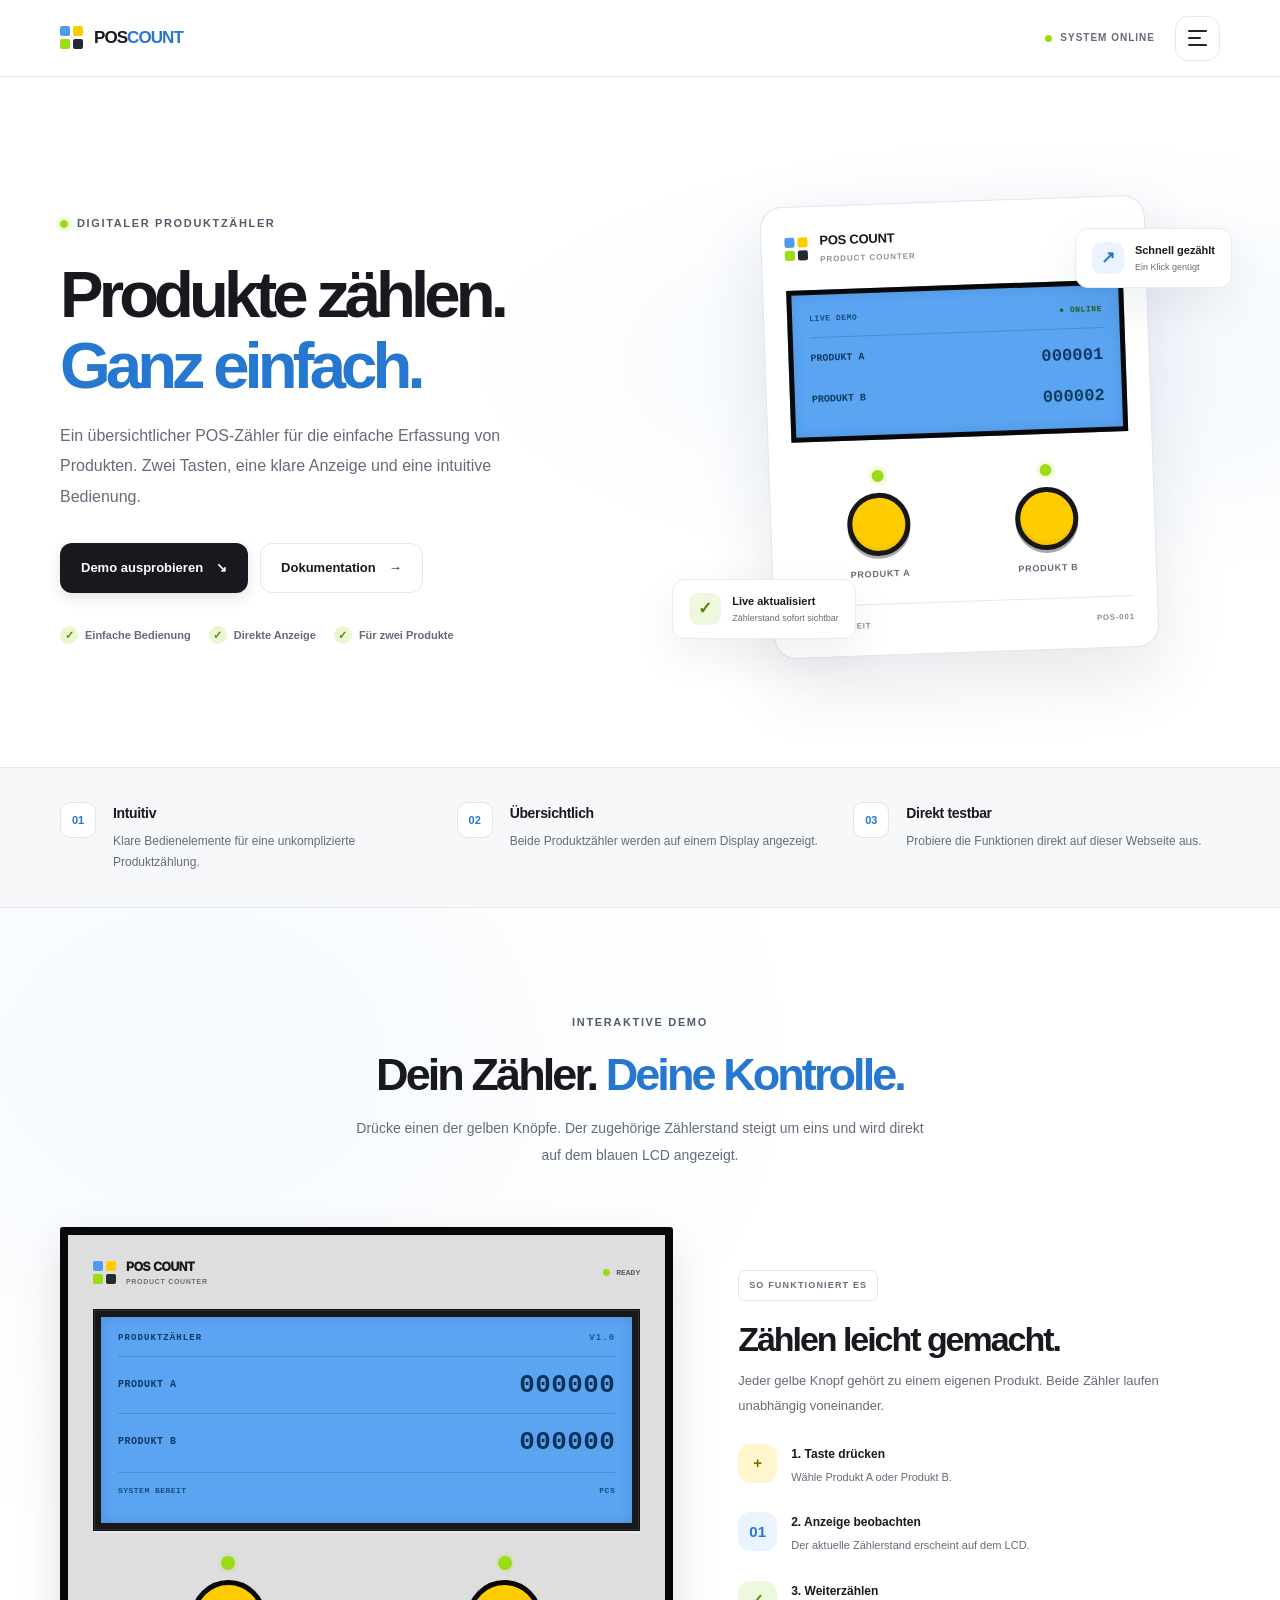
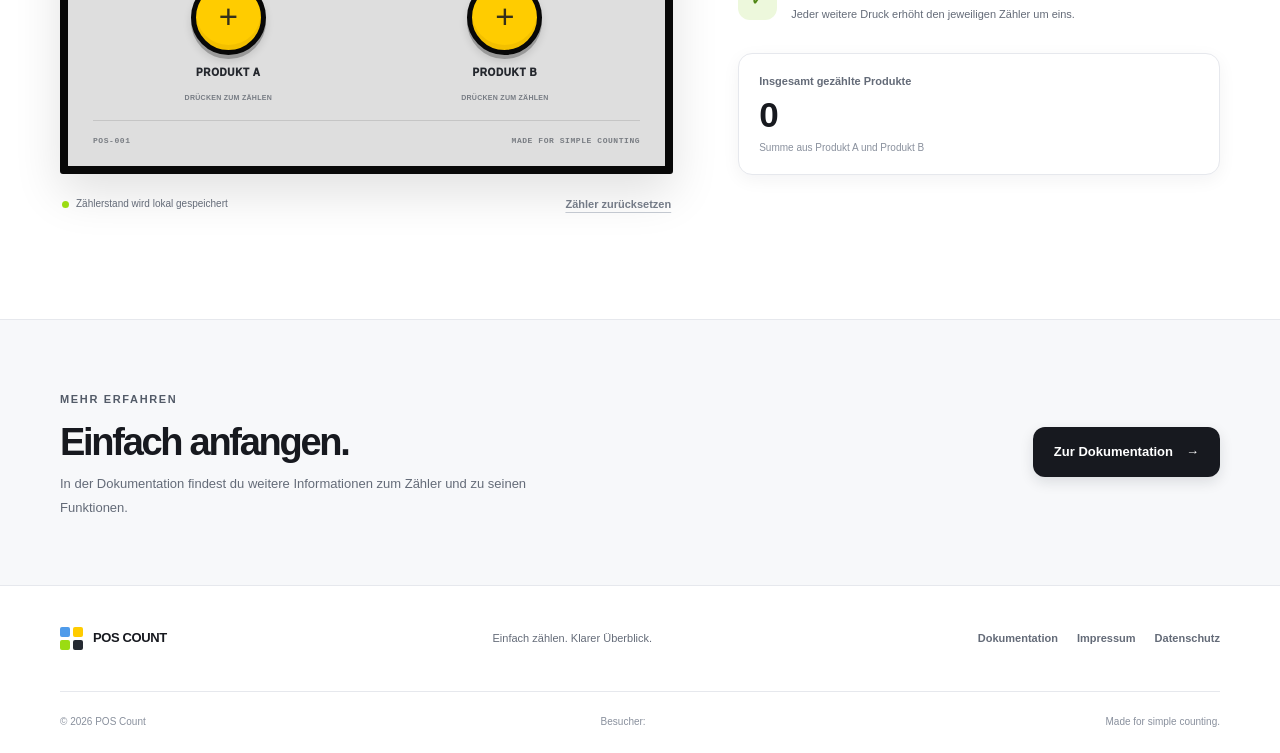
<file: index.html>
<!DOCTYPE html>
<html lang="de">
<head>
  <meta charset="UTF-8">
  <meta name="viewport" content="width=device-width, initial-scale=1">
  <meta name="theme-color" content="#ffffff">
  <meta name="description" content="POS Count – ein einfacher, interaktiver Produktzähler für den Point of Sale.">
  <title>POS Count – Produkte einfach zählen</title>
  <link rel="stylesheet" href="./assets/css/style.css">
  <script defer src="./assets/js/site.js"></script>
  <script defer src="./assets/js/counter.js"></script>
</head>

<body>
  <header id="site-header" class="site-header"></header>

  <main>
    <section class="hero">
      <div class="container hero-grid">
        <div class="hero-content">
          <span class="eyebrow">
            <span class="eyebrow-dot"></span>
            DIGITALER PRODUKTZÄHLER
          </span>

          <h1>
            Produkte zählen.
            <span class="text-accent">Ganz einfach.</span>
          </h1>

          <p class="hero-description">
            Ein übersichtlicher POS-Zähler für die einfache Erfassung
            von Produkten. Zwei Tasten, eine klare Anzeige und eine
            intuitive Bedienung.
          </p>

          <div class="hero-actions">
            <a class="button button-primary" href="#demo">
              Demo ausprobieren
              <span aria-hidden="true">↘</span>
            </a>

            <a class="button button-secondary" href="./docs.html">
              Dokumentation
              <span aria-hidden="true">→</span>
            </a>
          </div>

          <div class="hero-benefits">
            <div class="benefit">
              <span class="benefit-check" aria-hidden="true">✓</span>
              <span>Einfache Bedienung</span>
            </div>

            <div class="benefit">
              <span class="benefit-check" aria-hidden="true">✓</span>
              <span>Direkte Anzeige</span>
            </div>

            <div class="benefit">
              <span class="benefit-check" aria-hidden="true">✓</span>
              <span>Für zwei Produkte</span>
            </div>
          </div>
        </div>

        <div class="hero-visual">
          <div class="visual-glow"></div>

          <div class="preview-card">
            <div class="preview-card-top">
              <span class="mini-logo">
                <span></span><span></span><span></span><span></span>
              </span>

              <div>
                <strong>POS COUNT</strong>
                <small>PRODUCT COUNTER</small>
              </div>

              <span class="connection-dot" title="Bereit"></span>
            </div>

            <div class="preview-display">
              <div class="preview-display-heading">
                <span>LIVE DEMO</span>
                <span class="live-indicator">● ONLINE</span>
              </div>

              <div class="preview-display-line">
                <span>PRODUKT A</span>
                <strong>000001</strong>
              </div>

              <div class="preview-display-line">
                <span>PRODUKT B</span>
                <strong>000002</strong>
              </div>
            </div>

            <div class="preview-controls">
              <div class="preview-control">
                <span class="preview-led"></span>
                <span class="preview-button"></span>
                <small>PRODUKT A</small>
              </div>

              <div class="preview-control">
                <span class="preview-led"></span>
                <span class="preview-button"></span>
                <small>PRODUKT B</small>
              </div>
            </div>

            <div class="preview-card-footer">
              <span>MODUS: BEREIT</span>
              <span>POS-001</span>
            </div>
          </div>

          <div class="floating-note floating-note-top">
            <span class="floating-icon">↗</span>
            <span>
              <strong>Schnell gezählt</strong>
              <small>Ein Klick genügt</small>
            </span>
          </div>

          <div class="floating-note floating-note-bottom">
            <span class="floating-icon floating-icon-green">✓</span>
            <span>
              <strong>Live aktualisiert</strong>
              <small>Zählerstand sofort sichtbar</small>
            </span>
          </div>
        </div>
      </div>
    </section>

    <section class="feature-strip">
      <div class="container feature-grid">
        <article class="feature-item">
          <span class="feature-number">01</span>
          <div>
            <h2>Intuitiv</h2>
            <p>Klare Bedienelemente für eine unkomplizierte Produktzählung.</p>
          </div>
        </article>

        <article class="feature-item">
          <span class="feature-number">02</span>
          <div>
            <h2>Übersichtlich</h2>
            <p>Beide Produktzähler werden auf einem Display angezeigt.</p>
          </div>
        </article>

        <article class="feature-item">
          <span class="feature-number">03</span>
          <div>
            <h2>Direkt testbar</h2>
            <p>Probiere die Funktionen direkt auf dieser Webseite aus.</p>
          </div>
        </article>
      </div>
    </section>

    <section id="demo" class="demo-section section-padding">
      <div class="container">
        <div class="section-heading">
          <span class="eyebrow">INTERAKTIVE DEMO</span>

          <h2>
            Dein Zähler.
            <span class="text-accent">Deine Kontrolle.</span>
          </h2>

          <p>
            Drücke einen der gelben Knöpfe. Der zugehörige Zählerstand
            steigt um eins und wird direkt auf dem blauen LCD angezeigt.
          </p>
        </div>

        <div class="demo-layout">
          <div class="machine-column">
            <div class="machine">
              <div class="machine-top">
                <div class="machine-brand">
                  <span class="mini-logo">
                    <span></span><span></span><span></span><span></span>
                  </span>

                  <div>
                    <strong>POS COUNT</strong>
                    <small>PRODUCT COUNTER</small>
                  </div>
                </div>

                <span class="machine-status">
                  <span></span>
                  READY
                </span>
              </div>

              <div class="lcd-frame">
                <div class="lcd-screen" aria-label="Zählerdisplay">
                  <div class="lcd-header">
                    <span>PRODUKTZÄHLER</span>
                    <span class="lcd-version">V1.0</span>
                  </div>

                  <div class="lcd-row">
                    <label for="count-a">PRODUKT A</label>
                    <output id="count-a" for="button-a">000000</output>
                  </div>

                  <div class="lcd-divider"></div>

                  <div class="lcd-row">
                    <label for="count-b">PRODUKT B</label>
                    <output id="count-b" for="button-b">000000</output>
                  </div>

                  <div class="lcd-bottom">
                    <span id="last-action" aria-live="polite">SYSTEM BEREIT</span>
                    <span>PCS</span>
                  </div>
                </div>
              </div>

              <div class="machine-controls">
                <div class="control-unit">
                  <span id="led-a" class="status-led" aria-hidden="true"></span>

                  <button
                    id="button-a"
                    class="physical-button"
                    type="button"
                    data-counter="a"
                    aria-label="Zähler für Produkt A um eins erhöhen"
                  >
                    <span aria-hidden="true">+</span>
                  </button>

                  <strong>PRODUKT A</strong>
                  <small>DRÜCKEN ZUM ZÄHLEN</small>
                </div>

                <div class="control-unit">
                  <span id="led-b" class="status-led" aria-hidden="true"></span>

                  <button
                    id="button-b"
                    class="physical-button"
                    type="button"
                    data-counter="b"
                    aria-label="Zähler für Produkt B um eins erhöhen"
                  >
                    <span aria-hidden="true">+</span>
                  </button>

                  <strong>PRODUKT B</strong>
                  <small>DRÜCKEN ZUM ZÄHLEN</small>
                </div>
              </div>

              <div class="machine-bottom">
                <span>POS-001</span>
                <span>MADE FOR SIMPLE COUNTING</span>
              </div>
            </div>

            <div class="machine-actions">
              <span class="save-indicator">
                <span></span>
                Zählerstand wird lokal gespeichert
              </span>

              <button class="reset-button" type="button" data-counter-reset>
                Zähler zurücksetzen
              </button>
            </div>
          </div>

          <aside class="demo-info">
            <span class="info-tag">SO FUNKTIONIERT ES</span>

            <h3>Zählen leicht gemacht.</h3>

            <p>
              Jeder gelbe Knopf gehört zu einem eigenen Produkt.
              Beide Zähler laufen unabhängig voneinander.
            </p>

            <div class="info-step">
              <span class="step-icon step-yellow">+</span>
              <div>
                <strong>1. Taste drücken</strong>
                <p>Wähle Produkt A oder Produkt B.</p>
              </div>
            </div>

            <div class="info-step">
              <span class="step-icon step-blue">01</span>
              <div>
                <strong>2. Anzeige beobachten</strong>
                <p>Der aktuelle Zählerstand erscheint auf dem LCD.</p>
              </div>
            </div>

            <div class="info-step">
              <span class="step-icon step-green">✓</span>
              <div>
                <strong>3. Weiterzählen</strong>
                <p>Jeder weitere Druck erhöht den jeweiligen Zähler um eins.</p>
              </div>
            </div>

            <div class="demo-total">
              <span>Insgesamt gezählte Produkte</span>
              <strong id="count-total">0</strong>
              <small>Summe aus Produkt A und Produkt B</small>
            </div>
          </aside>
        </div>
      </div>
    </section>

    <section class="cta-section">
      <div class="container cta-inner">
        <div>
          <span class="eyebrow">MEHR ERFAHREN</span>
          <h2>Einfach anfangen.</h2>
          <p>
            In der Dokumentation findest du weitere Informationen
            zum Zähler und zu seinen Funktionen.
          </p>
        </div>

        <a class="button button-primary" href="./docs.html">
          Zur Dokumentation
          <span aria-hidden="true">→</span>
        </a>
      </div>
    </section>
  </main>

  <footer class="site-footer">
    <div class="container footer-main">
      <a class="footer-brand" href="./index.html">
        <span class="mini-logo">
          <span></span><span></span><span></span><span></span>
        </span>
        <strong>POS COUNT</strong>
      </a>

      <p>Einfach zählen. Klarer Überblick.</p>

      <nav class="footer-links" aria-label="Footernavigation">
        <a href="./docs.html">Dokumentation</a>
        <a href="./impressum.html">Impressum</a>
        <a href="./datenschutz.html">Datenschutz</a>
      </nav>
    </div>

    <div class="container footer-bottom">
      <span>© <span data-current-year></span> POS Count</span>

      <div class="visitor-counter">
        <span>Besucher:</span>
        <span class="visitor-counter-output">
          <script src="./assets/js/visitor-counter.js"></script>
        </span>
      </div>

      <span>Made for simple counting.</span>
    </div>
  </footer>
</body>
                                </html>
</file>
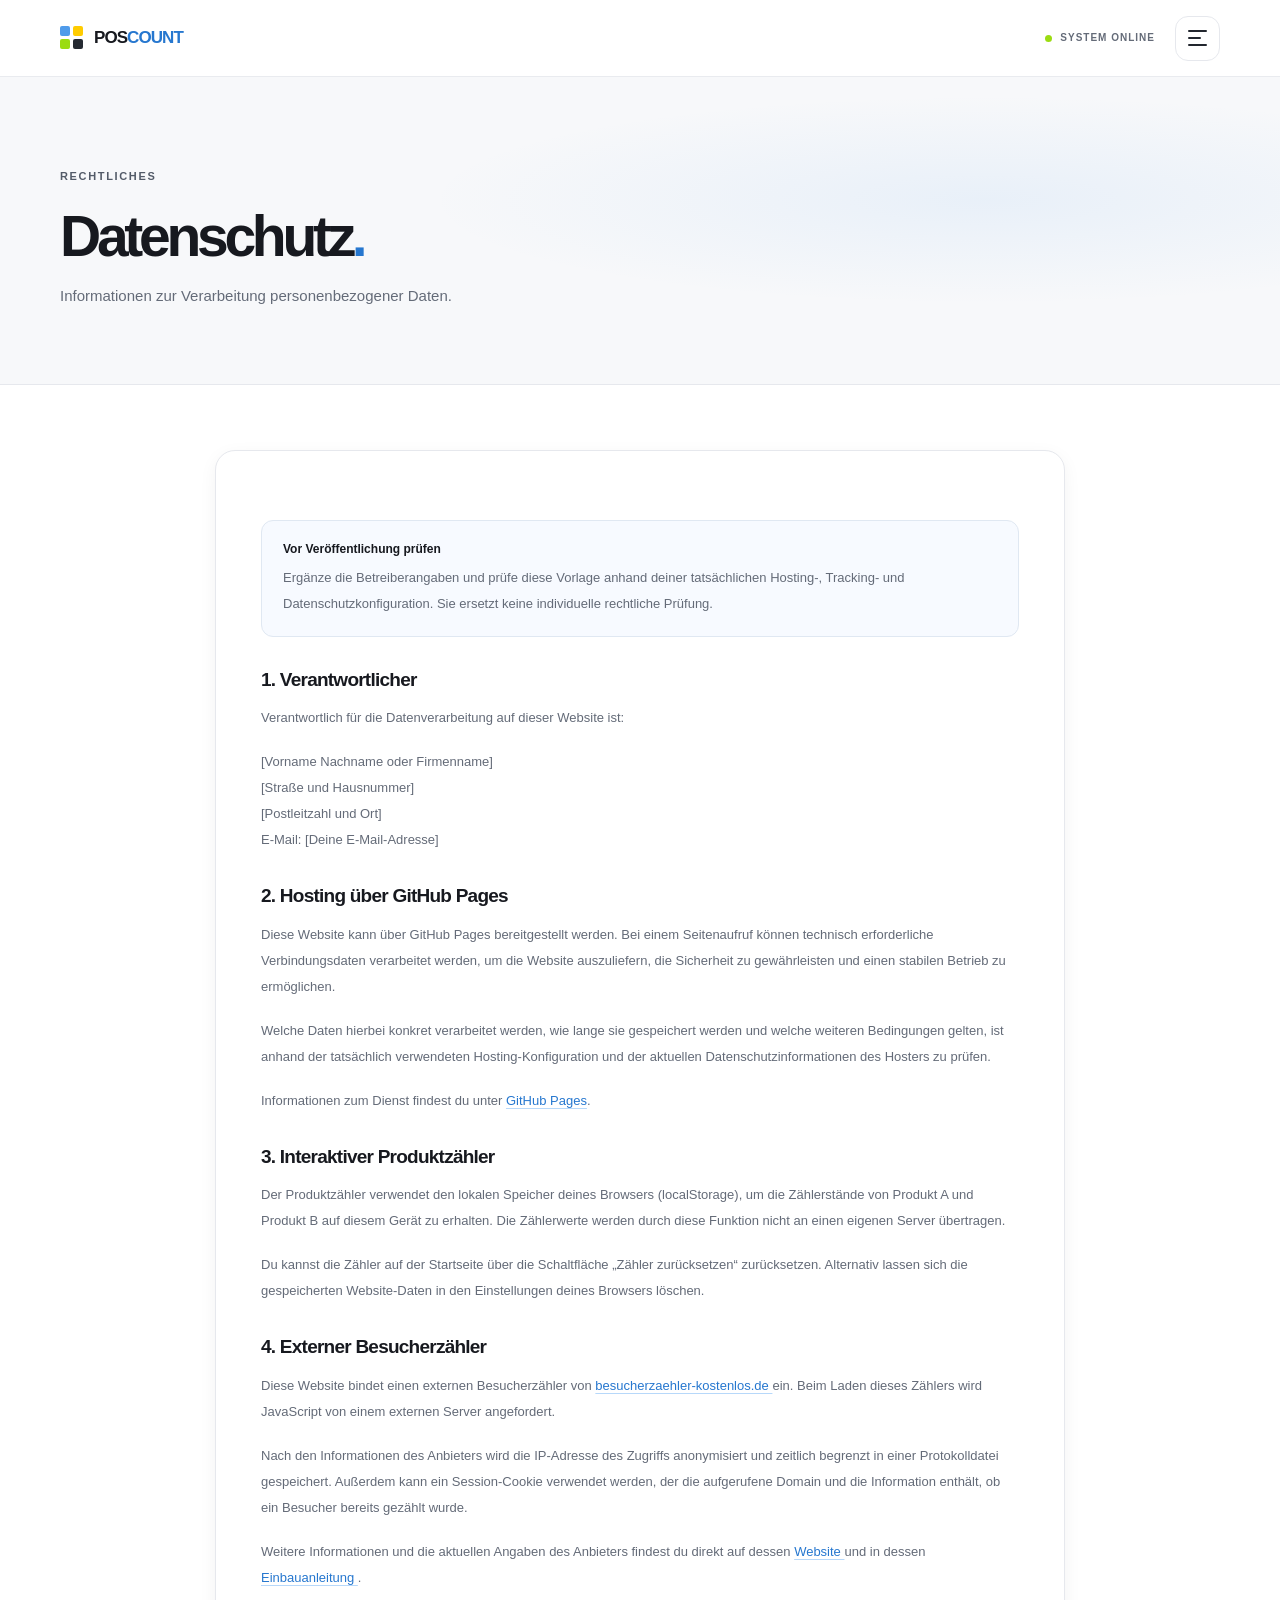
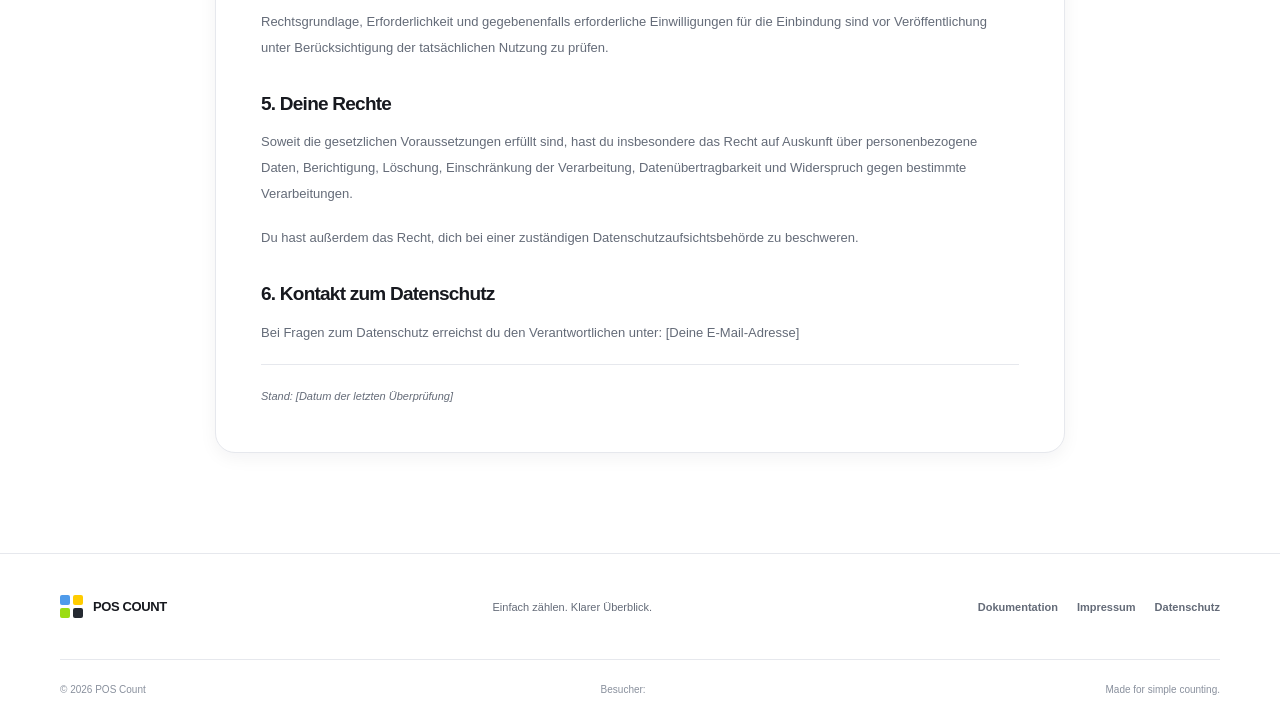
<file: datenschutz.html>
<!DOCTYPE html>
<html lang="de">
<head>
  <meta charset="UTF-8">
  <meta name="viewport" content="width=device-width, initial-scale=1">
  <meta name="description" content="Datenschutzhinweise für die Website POS Count.">
  <title>Datenschutz – POS Count</title>
  <link rel="stylesheet" href="./assets/css/style.css">
  <script defer src="./assets/js/site.js"></script>
</head>

<body>
  <header id="site-header" class="site-header"></header>

  <main>
    <section class="page-hero">
      <div class="container">
        <span class="eyebrow">RECHTLICHES</span>
        <h1>Datenschutz<span class="text-accent">.</span></h1>
        <p>Informationen zur Verarbeitung personenbezogener Daten.</p>
      </div>
    </section>

    <section class="legal-section section-padding">
      <div class="container legal-content">
        <article class="legal-card">
          <div class="docs-callout">
            <strong>Vor Veröffentlichung prüfen</strong>
            <p>
              Ergänze die Betreiberangaben und prüfe diese Vorlage anhand
              deiner tatsächlichen Hosting-, Tracking- und Datenschutzkonfiguration.
              Sie ersetzt keine individuelle rechtliche Prüfung.
            </p>
          </div>

          <h2>1. Verantwortlicher</h2>

          <p>
            Verantwortlich für die Datenverarbeitung auf dieser Website ist:
          </p>

          <p>
            [Vorname Nachname oder Firmenname]<br>
            [Straße und Hausnummer]<br>
            [Postleitzahl und Ort]<br>
            E-Mail: [Deine E-Mail-Adresse]
          </p>

          <h2>2. Hosting über GitHub Pages</h2>

          <p>
            Diese Website kann über GitHub Pages bereitgestellt werden.
            Bei einem Seitenaufruf können technisch erforderliche
            Verbindungsdaten verarbeitet werden, um die Website auszuliefern,
            die Sicherheit zu gewährleisten und einen stabilen Betrieb zu ermöglichen.
          </p>

          <p>
            Welche Daten hierbei konkret verarbeitet werden, wie lange sie
            gespeichert werden und welche weiteren Bedingungen gelten,
            ist anhand der tatsächlich verwendeten Hosting-Konfiguration
            und der aktuellen Datenschutzinformationen des Hosters zu prüfen.
          </p>

          <p>
            Informationen zum Dienst findest du unter
            <a href="https://docs.github.com/en/pages"
               target="_blank" rel="noopener noreferrer">GitHub Pages</a>.
          </p>

          <h2>3. Interaktiver Produktzähler</h2>

          <p>
            Der Produktzähler verwendet den lokalen Speicher deines Browsers
            (localStorage), um die Zählerstände von Produkt A und Produkt B
            auf diesem Gerät zu erhalten. Die Zählerwerte werden durch
            diese Funktion nicht an einen eigenen Server übertragen.
          </p>

          <p>
            Du kannst die Zähler auf der Startseite über die Schaltfläche
            „Zähler zurücksetzen“ zurücksetzen. Alternativ lassen sich die
            gespeicherten Website-Daten in den Einstellungen deines Browsers
            löschen.
          </p>

          <h2>4. Externer Besucherzähler</h2>

          <p>
            Diese Website bindet einen externen Besucherzähler von
            <a href="https://www.besucherzaehler-kostenlos.de/"
               target="_blank" rel="noopener noreferrer">
              besucherzaehler-kostenlos.de
            </a>
            ein. Beim Laden dieses Zählers wird JavaScript von einem
            externen Server angefordert.
          </p>

          <p>
            Nach den Informationen des Anbieters wird die IP-Adresse des
            Zugriffs anonymisiert und zeitlich begrenzt in einer Protokolldatei
            gespeichert. Außerdem kann ein Session-Cookie verwendet werden,
            der die aufgerufene Domain und die Information enthält, ob ein
            Besucher bereits gezählt wurde.
          </p>

          <p>
            Weitere Informationen und die aktuellen Angaben des Anbieters
            findest du direkt auf dessen
            <a href="https://www.besucherzaehler-kostenlos.de/"
               target="_blank" rel="noopener noreferrer">
              Website
            </a>
            und in dessen
            <a href="https://www.besucherzaehler-kostenlos.de/anleitungen/"
               target="_blank" rel="noopener noreferrer">
              Einbauanleitung
            </a>.
          </p>

          <p>
            Rechtsgrundlage, Erforderlichkeit und gegebenenfalls erforderliche
            Einwilligungen für die Einbindung sind vor Veröffentlichung
            unter Berücksichtigung der tatsächlichen Nutzung zu prüfen.
          </p>

          <h2>5. Deine Rechte</h2>

          <p>
            Soweit die gesetzlichen Voraussetzungen erfüllt sind, hast du
            insbesondere das Recht auf Auskunft über personenbezogene Daten,
            Berichtigung, Löschung, Einschränkung der Verarbeitung,
            Datenübertragbarkeit und Widerspruch gegen bestimmte Verarbeitungen.
          </p>

          <p>
            Du hast außerdem das Recht, dich bei einer zuständigen
            Datenschutzaufsichtsbehörde zu beschweren.
          </p>

          <h2>6. Kontakt zum Datenschutz</h2>

          <p>
            Bei Fragen zum Datenschutz erreichst du den Verantwortlichen
            unter: [Deine E-Mail-Adresse]
          </p>

          <p class="legal-updated">
            Stand: [Datum der letzten Überprüfung]
          </p>
        </article>
      </div>
    </section>
  </main>

  <footer class="site-footer">
    <div class="container footer-main">
      <a class="footer-brand" href="./index.html">
        <span class="mini-logo">
          <span></span><span></span><span></span><span></span>
        </span>
        <strong>POS COUNT</strong>
      </a>

      <p>Einfach zählen. Klarer Überblick.</p>

      <nav class="footer-links" aria-label="Footernavigation">
        <a href="./docs.html">Dokumentation</a>
        <a href="./impressum.html">Impressum</a>
        <a href="./datenschutz.html">Datenschutz</a>
      </nav>
    </div>

    <div class="container footer-bottom">
      <span>© <span data-current-year></span> POS Count</span>

      <div class="visitor-counter">
        <span>Besucher:</span>
        <span class="visitor-counter-output">
          <script src="./assets/js/visitor-counter.js"></script>
        </span>
      </div>

      <span>Made for simple counting.</span>
    </div>
  </footer>
</body>
</html>
</file>
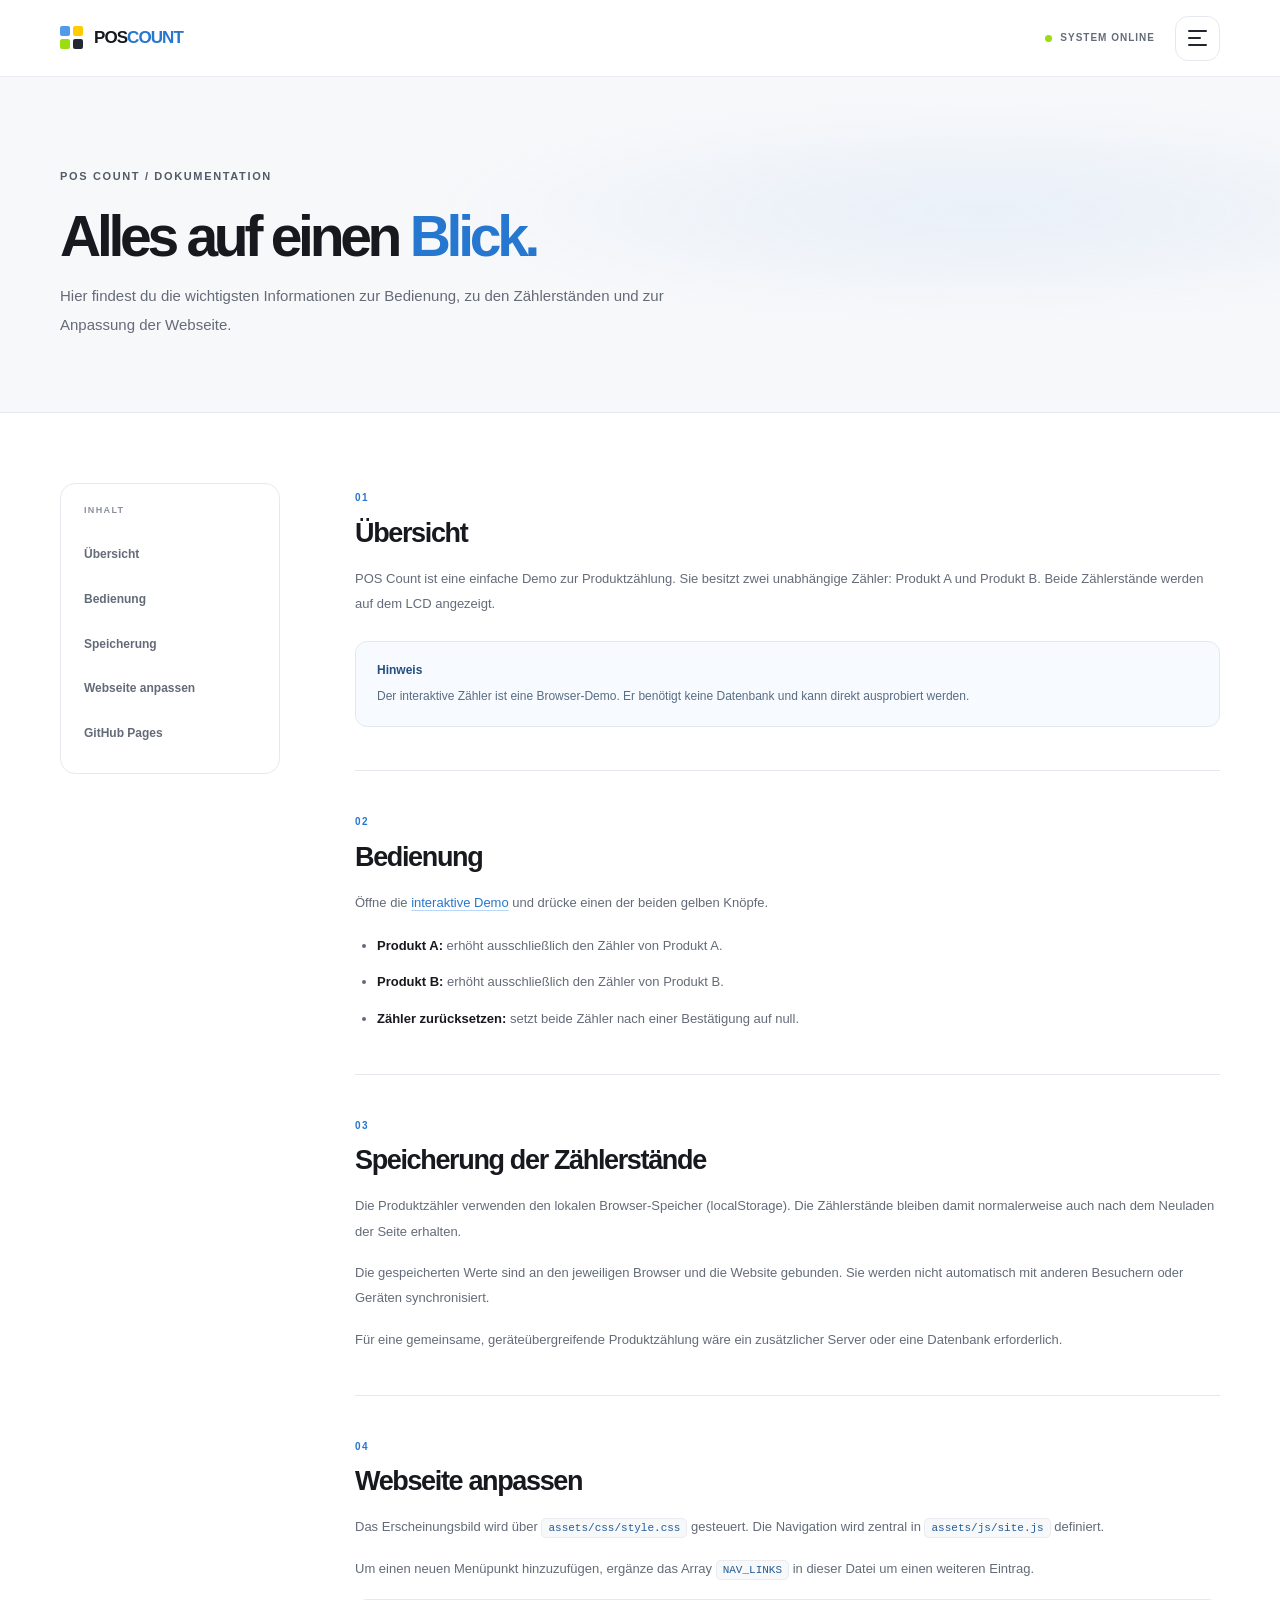
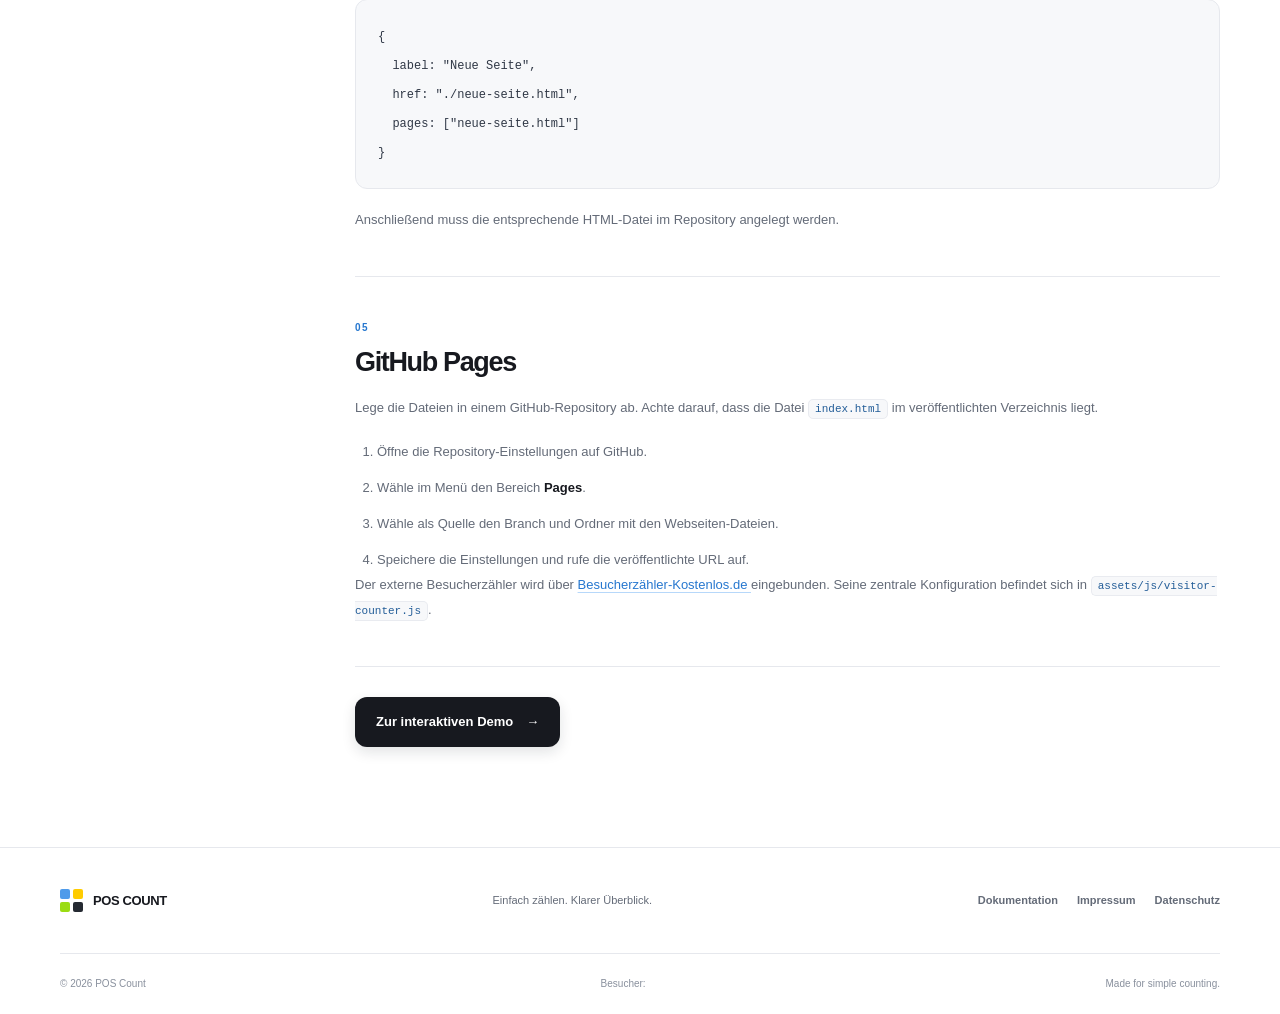
<file: docks.html>
<!DOCTYPE html>
<html lang="de">
<head>
  <meta charset="UTF-8">
  <meta name="viewport" content="width=device-width, initial-scale=1">
  <meta name="description" content="Dokumentation des POS Count Produktzählers.">
  <title>Dokumentation – POS Count</title>
  <link rel="stylesheet" href="./assets/css/style.css">
  <script defer src="./assets/js/site.js"></script>
</head>

<body>
  <header id="site-header" class="site-header"></header>

  <main>
    <section class="page-hero">
      <div class="container">
        <span class="eyebrow">POS COUNT / DOKUMENTATION</span>
        <h1>Alles auf einen <span class="text-accent">Blick.</span></h1>
        <p>
          Hier findest du die wichtigsten Informationen zur Bedienung,
          zu den Zählerständen und zur Anpassung der Webseite.
        </p>
      </div>
    </section>

    <section class="docs-section section-padding">
      <div class="container docs-layout">
        <aside class="docs-sidebar">
          <strong>INHALT</strong>
          <a href="#uebersicht">Übersicht</a>
          <a href="#bedienung">Bedienung</a>
          <a href="#speicherung">Speicherung</a>
          <a href="#anpassung">Webseite anpassen</a>
          <a href="#github">GitHub Pages</a>
        </aside>

        <div class="docs-content">
          <article id="uebersicht" class="docs-article">
            <span class="docs-number">01</span>
            <h2>Übersicht</h2>

            <p>
              POS Count ist eine einfache Demo zur Produktzählung.
              Sie besitzt zwei unabhängige Zähler: Produkt A und Produkt B.
              Beide Zählerstände werden auf dem LCD angezeigt.
            </p>

            <div class="docs-callout">
              <strong>Hinweis</strong>
              <p>
                Der interaktive Zähler ist eine Browser-Demo. Er benötigt
                keine Datenbank und kann direkt ausprobiert werden.
              </p>
            </div>
          </article>

          <article id="bedienung" class="docs-article">
            <span class="docs-number">02</span>
            <h2>Bedienung</h2>

            <p>
              Öffne die <a href="./index.html#demo">interaktive Demo</a>
              und drücke einen der beiden gelben Knöpfe.
            </p>

            <ul class="docs-list">
              <li>
                <strong>Produkt A:</strong>
                erhöht ausschließlich den Zähler von Produkt A.
              </li>
              <li>
                <strong>Produkt B:</strong>
                erhöht ausschließlich den Zähler von Produkt B.
              </li>
              <li>
                <strong>Zähler zurücksetzen:</strong>
                setzt beide Zähler nach einer Bestätigung auf null.
              </li>
            </ul>
          </article>

          <article id="speicherung" class="docs-article">
            <span class="docs-number">03</span>
            <h2>Speicherung der Zählerstände</h2>

            <p>
              Die Produktzähler verwenden den lokalen Browser-Speicher
              (localStorage). Die Zählerstände bleiben damit normalerweise
              auch nach dem Neuladen der Seite erhalten.
            </p>

            <p>
              Die gespeicherten Werte sind an den jeweiligen Browser und
              die Website gebunden. Sie werden nicht automatisch mit
              anderen Besuchern oder Geräten synchronisiert.
            </p>

            <p>
              Für eine gemeinsame, geräteübergreifende Produktzählung
              wäre ein zusätzlicher Server oder eine Datenbank erforderlich.
            </p>
          </article>

          <article id="anpassung" class="docs-article">
            <span class="docs-number">04</span>
            <h2>Webseite anpassen</h2>

            <p>
              Das Erscheinungsbild wird über
              <code>assets/css/style.css</code> gesteuert.
              Die Navigation wird zentral in
              <code>assets/js/site.js</code> definiert.
            </p>

            <p>
              Um einen neuen Menüpunkt hinzuzufügen, ergänze das Array
              <code>NAV_LINKS</code> in dieser Datei um einen weiteren Eintrag.
            </p>

            <pre><code>{
  label: "Neue Seite",
  href: "./neue-seite.html",
  pages: ["neue-seite.html"]
}</code></pre>

            <p>
              Anschließend muss die entsprechende HTML-Datei im
              Repository angelegt werden.
            </p>
          </article>

          <article id="github" class="docs-article">
            <span class="docs-number">05</span>
            <h2>GitHub Pages</h2>

            <p>
              Lege die Dateien in einem GitHub-Repository ab.
              Achte darauf, dass die Datei <code>index.html</code>
              im veröffentlichten Verzeichnis liegt.
            </p>

            <ol class="docs-list">
              <li>Öffne die Repository-Einstellungen auf GitHub.</li>
              <li>Wähle im Menü den Bereich <strong>Pages</strong>.</li>
              <li>Wähle als Quelle den Branch und Ordner mit den Webseiten-Dateien.</li>
              <li>Speichere die Einstellungen und rufe die veröffentlichte URL auf.</li>
            </ol>

            <p>
              Der externe Besucherzähler wird über
              <a href="https://www.besucherzaehler-kostenlos.de/"
                 target="_blank" rel="noopener noreferrer">
                Besucherzähler-Kostenlos.de
              </a>
              eingebunden. Seine zentrale Konfiguration befindet sich in
              <code>assets/js/visitor-counter.js</code>.
            </p>
          </article>

          <div class="docs-bottom-link">
            <a class="button button-primary" href="./index.html#demo">
              Zur interaktiven Demo
              <span aria-hidden="true">→</span>
            </a>
          </div>
        </div>
      </div>
    </section>
  </main>

  <footer class="site-footer">
    <div class="container footer-main">
      <a class="footer-brand" href="./index.html">
        <span class="mini-logo">
          <span></span><span></span><span></span><span></span>
        </span>
        <strong>POS COUNT</strong>
      </a>

      <p>Einfach zählen. Klarer Überblick.</p>

      <nav class="footer-links" aria-label="Footernavigation">
        <a href="./docs.html">Dokumentation</a>
        <a href="./impressum.html">Impressum</a>
        <a href="./datenschutz.html">Datenschutz</a>
      </nav>
    </div>

    <div class="container footer-bottom">
      <span>© <span data-current-year></span> POS Count</span>

      <div class="visitor-counter">
        <span>Besucher:</span>
        <span class="visitor-counter-output">
          <script src="./assets/js/visitor-counter.js"></script>
        </span>
      </div>

      <span>Made for simple counting.</span>
    </div>
  </footer>
</body>
</html>
</file>
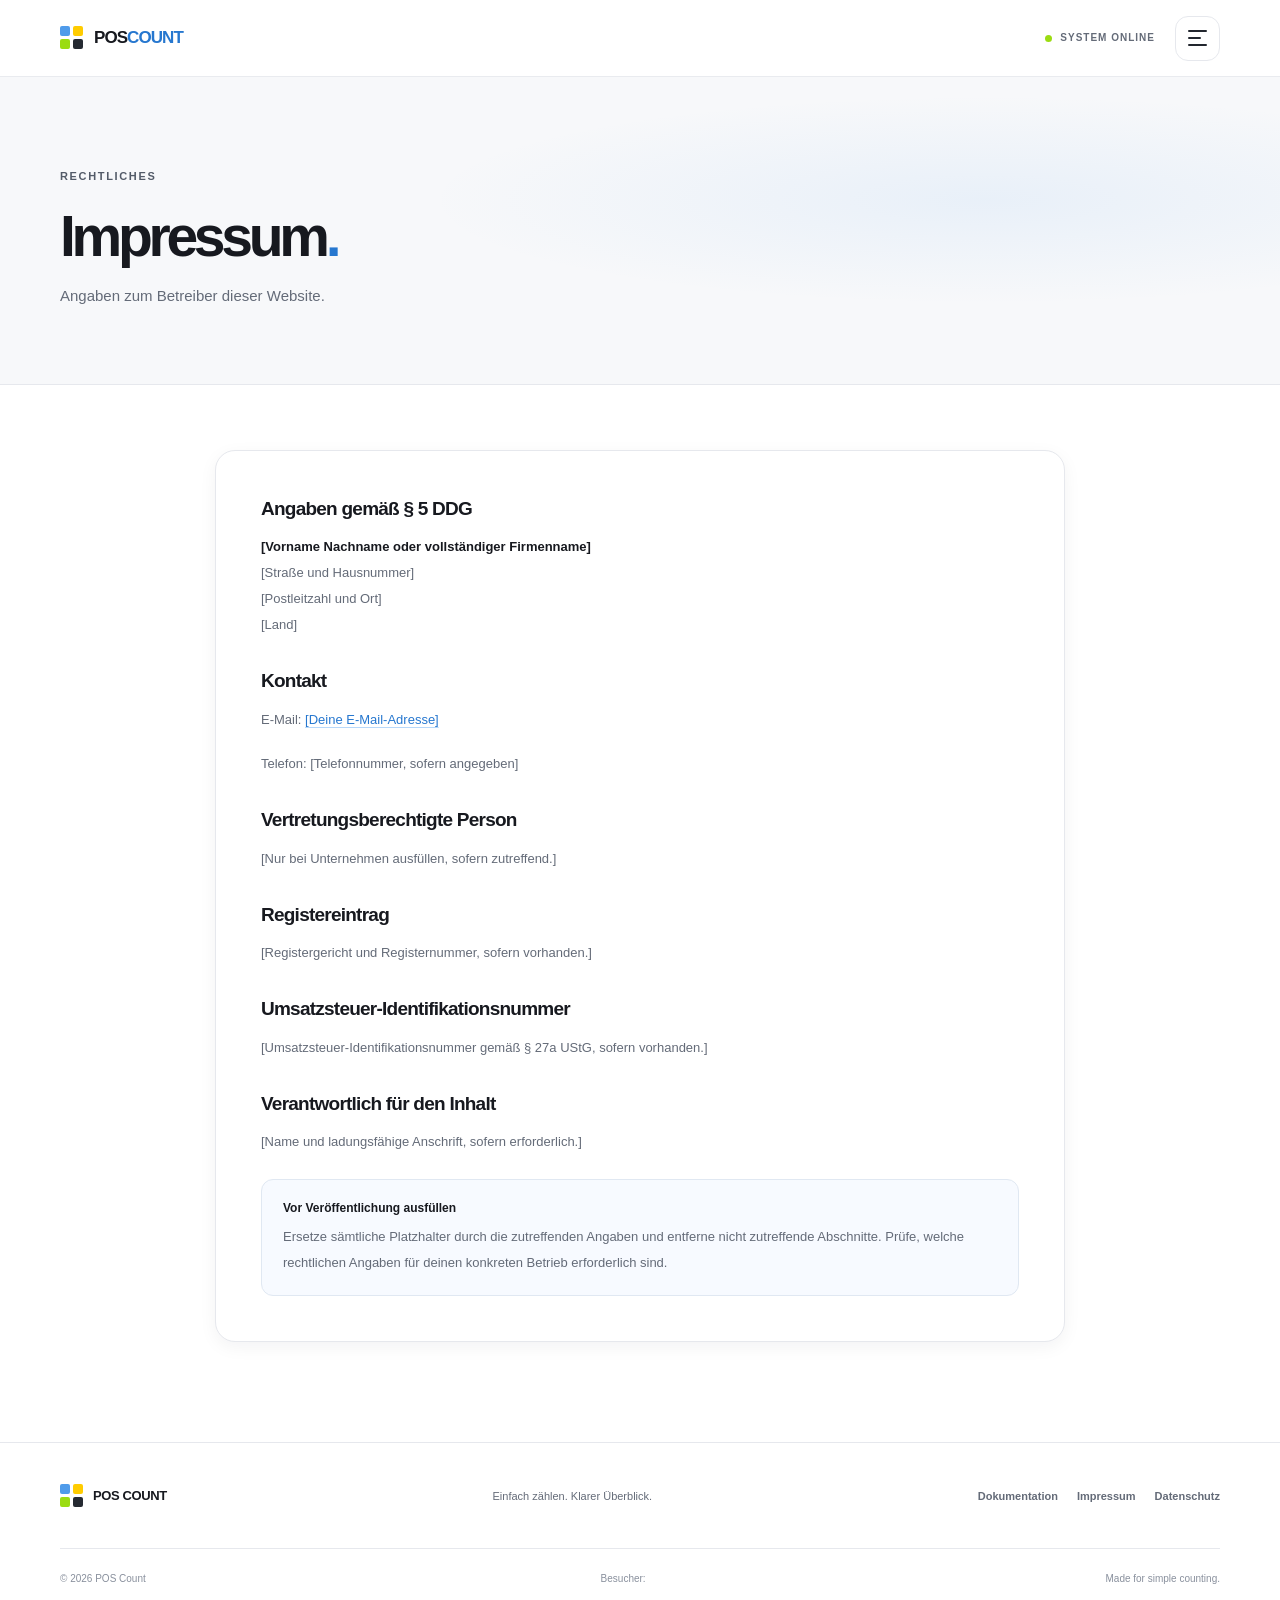
<file: impressum.html>
<!DOCTYPE html>
<html lang="de">
<head>
  <meta charset="UTF-8">
  <meta name="viewport" content="width=device-width, initial-scale=1">
  <meta name="description" content="Impressum der Webseite POS Count.">
  <title>Impressum – POS Count</title>
  <link rel="stylesheet" href="./assets/css/style.css">
  <script defer src="./assets/js/site.js"></script>
</head>

<body>
  <header id="site-header" class="site-header"></header>

  <main>
    <section class="page-hero">
      <div class="container">
        <span class="eyebrow">RECHTLICHES</span>
        <h1>Impressum<span class="text-accent">.</span></h1>
        <p>Angaben zum Betreiber dieser Website.</p>
      </div>
    </section>

    <section class="legal-section section-padding">
      <div class="container legal-content">
        <article class="legal-card">
          <h2>Angaben gemäß § 5 DDG</h2>

          <p>
            <strong>[Vorname Nachname oder vollständiger Firmenname]</strong><br>
            [Straße und Hausnummer]<br>
            [Postleitzahl und Ort]<br>
            [Land]
          </p>

          <h2>Kontakt</h2>

          <p>
            E-Mail:
            <a href="mailto:DEINE-E-MAIL-ADRESSE">[Deine E-Mail-Adresse]</a>
          </p>

          <p>
            Telefon: [Telefonnummer, sofern angegeben]
          </p>

          <h2>Vertretungsberechtigte Person</h2>

          <p>
            [Nur bei Unternehmen ausfüllen, sofern zutreffend.]
          </p>

          <h2>Registereintrag</h2>

          <p>
            [Registergericht und Registernummer, sofern vorhanden.]
          </p>

          <h2>Umsatzsteuer-Identifikationsnummer</h2>

          <p>
            [Umsatzsteuer-Identifikationsnummer gemäß § 27a UStG,
            sofern vorhanden.]
          </p>

          <h2>Verantwortlich für den Inhalt</h2>

          <p>
            [Name und ladungsfähige Anschrift, sofern erforderlich.]
          </p>

          <div class="docs-callout">
            <strong>Vor Veröffentlichung ausfüllen</strong>
            <p>
              Ersetze sämtliche Platzhalter durch die zutreffenden Angaben
              und entferne nicht zutreffende Abschnitte. Prüfe, welche
              rechtlichen Angaben für deinen konkreten Betrieb erforderlich sind.
            </p>
          </div>
        </article>
      </div>
    </section>
  </main>

  <footer class="site-footer">
    <div class="container footer-main">
      <a class="footer-brand" href="./index.html">
        <span class="mini-logo">
          <span></span><span></span><span></span><span></span>
        </span>
        <strong>POS COUNT</strong>
      </a>

      <p>Einfach zählen. Klarer Überblick.</p>

      <nav class="footer-links" aria-label="Footernavigation">
        <a href="./docs.html">Dokumentation</a>
        <a href="./impressum.html">Impressum</a>
        <a href="./datenschutz.html">Datenschutz</a>
      </nav>
    </div>

    <div class="container footer-bottom">
      <span>© <span data-current-year></span> POS Count</span>

      <div class="visitor-counter">
        <span>Besucher:</span>
        <span class="visitor-counter-output">
          <script src="./assets/js/visitor-counter.js"></script>
        </span>
      </div>

      <span>Made for simple counting.</span>
    </div>
  </footer>
</body>
</html>
</file>
<file: assets/css/style.css>
/* =========================================================
   POS COUNT – LIGHT THEME
   ========================================================= */

:root {
  color-scheme: light;

  --color-bg: #ffffff;
  --color-bg-soft: #f7f8fa;
  --color-bg-muted: #f0f2f5;

  --color-text: #17191f;
  --color-text-secondary: #646b78;
  --color-text-muted: #89909d;

  --color-border: #e6e8ed;
  --color-border-strong: #d8dce4;

  --color-blue: #4f9bea;
  --color-blue-dark: #2677cf;
  --color-blue-light: #eaf4ff;

  --color-green: #9bdc12;
  --color-green-dark: #4f8a12;

  --color-yellow: #ffcc00;
  --color-yellow-dark: #e6b800;

  --color-machine: #dedede;
  --color-machine-black: #080808;
  --color-lcd: #5aa4f2;

  --shadow-small: 0 5px 18px rgba(18, 29, 48, 0.05);
  --shadow-card: 0 16px 45px rgba(18, 29, 48, 0.07);
  --shadow-large: 0 28px 70px rgba(28, 44, 71, 0.11);

  --radius-sm: 10px;
  --radius-md: 16px;
  --radius-lg: 24px;
  --radius-xl: 32px;

  --container-width: 1160px;
  --transition: 180ms ease;
}

* {
  box-sizing: border-box;
}

html {
  scroll-behavior: smooth;
  scroll-padding-top: 100px;
}

body {
  margin: 0;
  background: var(--color-bg);
  color: var(--color-text);
  font-family:
    Inter,
    -apple-system,
    BlinkMacSystemFont,
    "Segoe UI",
    Roboto,
    Arial,
    sans-serif;
  font-size: 16px;
  line-height: 1.65;
  -webkit-font-smoothing: antialiased;
  text-rendering: optimizeLegibility;
}

body,
button,
a {
  -webkit-tap-highlight-color: transparent;
}

button,
input,
textarea,
select {
  font: inherit;
}

button,
a {
  touch-action: manipulation;
}

button:focus-visible,
a:focus-visible {
  outline: 3px solid rgba(79, 155, 234, 0.55);
  outline-offset: 4px;
}

a {
  color: var(--color-blue-dark);
  text-decoration: none;
}

a:hover {
  color: #165fae;
}

img,
svg {
  max-width: 100%;
}

button {
  color: inherit;
}

[hidden] {
  display: none !important;
}

.container {
  width: min(var(--container-width), calc(100% - 48px));
  margin-inline: auto;
}

.section-padding {
  padding-block: 100px;
}

.text-accent {
  color: var(--color-blue-dark);
}

.eyebrow {
  display: inline-flex;
  align-items: center;
  gap: 9px;
  color: #535b68;
  font-size: 11px;
  font-weight: 800;
  letter-spacing: 0.15em;
  line-height: 1.5;
}

.eyebrow-dot {
  display: inline-block;
  width: 8px;
  height: 8px;
  flex: 0 0 auto;
  border-radius: 50%;
  background: var(--color-green);
  box-shadow: 0 0 0 4px rgba(155, 220, 18, 0.12);
}

/* =========================================================
   BRAND
   ========================================================= */

.mini-logo {
  display: grid;
  grid-template-columns: repeat(2, 10px);
  grid-template-rows: repeat(2, 10px);
  gap: 3px;
  flex-shrink: 0;
}

.mini-logo > span {
  display: block;
  border-radius: 2px;
  background: var(--color-blue);
}

.mini-logo > span:nth-child(2) {
  background: var(--color-yellow);
}

.mini-logo > span:nth-child(3) {
  background: var(--color-green);
}

.mini-logo > span:nth-child(4) {
  background: #252a32;
}

.brand-highlight {
  color: var(--color-blue-dark);
}

/* =========================================================
   HEADER & HAMBURGER NAVIGATION
   ========================================================= */

.site-header {
  position: sticky;
  z-index: 100;
  top: 0;
  background: rgba(255, 255, 255, 0.94);
  border-bottom: 1px solid rgba(230, 232, 237, 0.86);
  backdrop-filter: blur(14px);
  -webkit-backdrop-filter: blur(14px);
}

.nav-wrap {
  position: relative;
  display: flex;
  min-height: 76px;
  align-items: center;
  justify-content: space-between;
  gap: 22px;
}

.brand {
  display: inline-flex;
  align-items: center;
  gap: 11px;
  color: var(--color-text);
}

.brand:hover {
  color: var(--color-text);
}

.brand-text {
  font-size: 17px;
  font-weight: 850;
  letter-spacing: -0.055em;
}

.navigation-actions {
  display: flex;
  align-items: center;
  gap: 20px;
}

.nav-status {
  display: inline-flex;
  align-items: center;
  gap: 8px;
  color: var(--color-text-secondary);
  font-size: 10px;
  font-weight: 800;
  letter-spacing: 0.1em;
}

.nav-status > span {
  width: 7px;
  height: 7px;
  border-radius: 50%;
  background: var(--color-green);
}

.menu-toggle {
  display: inline-flex;
  width: 45px;
  height: 45px;
  align-items: center;
  justify-content: center;
  border: 1px solid var(--color-border);
  border-radius: 13px;
  background: #ffffff;
  cursor: pointer;
  transition:
    border-color var(--transition),
    background var(--transition),
    transform var(--transition);
}

.menu-toggle:hover {
  border-color: var(--color-border-strong);
  background: var(--color-bg-soft);
}

.menu-toggle:active {
  transform: scale(0.96);
}

.hamburger-lines {
  display: flex;
  width: 19px;
  flex-direction: column;
  gap: 5px;
}

.hamburger-lines span {
  display: block;
  width: 19px;
  height: 2px;
  border-radius: 5px;
  background: #22262e;
  transition:
    width var(--transition),
    transform var(--transition);
}

.hamburger-lines span:nth-child(2) {
  width: 13px;
}

.menu-toggle[aria-expanded="true"] .hamburger-lines span:nth-child(1) {
  transform: translateY(7px) rotate(45deg);
}

.menu-toggle[aria-expanded="true"] .hamburger-lines span:nth-child(2) {
  width: 0;
}

.menu-toggle[aria-expanded="true"] .hamburger-lines span:nth-child(3) {
  transform: translateY(-7px) rotate(-45deg);
}

.menu-popover {
  position: absolute;
  top: calc(100% + 10px);
  right: 0;
  z-index: 150;
  width: min(330px, calc(100vw - 32px));
  padding: 20px;
  border: 1px solid var(--color-border);
  border-radius: 19px;
  background: #ffffff;
  box-shadow: var(--shadow-large);
  animation: menu-appear 150ms ease both;
}

@keyframes menu-appear {
  from {
    opacity: 0;
    transform: translateY(-5px);
  }

  to {
    opacity: 1;
    transform: translateY(0);
  }
}

.menu-header {
  display: flex;
  align-items: center;
  justify-content: space-between;
  padding: 3px 2px 13px;
  color: var(--color-text-muted);
  font-size: 10px;
  font-weight: 800;
  letter-spacing: 0.16em;
}

.menu-header-dot {
  width: 7px;
  height: 7px;
  border-radius: 50%;
  background: var(--color-green);
}

.menu-list {
  display: grid;
  gap: 5px;
  margin: 0;
  padding: 0;
  list-style: none;
}

.menu-link {
  display: flex;
  min-height: 48px;
  align-items: center;
  justify-content: space-between;
  gap: 15px;
  padding: 10px 13px;
  border: 1px solid transparent;
  border-radius: 11px;
  color: var(--color-text);
  font-size: 14px;
  font-weight: 650;
  transition:
    background var(--transition),
    border-color var(--transition),
    color var(--transition);
}

.menu-link:hover,
.menu-link.is-active {
  border-color: #e3edfa;
  background: #f1f7ff;
  color: var(--color-blue-dark);
}

.menu-link-arrow {
  color: #a1a8b4;
  font-size: 14px;
}

.menu-footer {
  margin-top: 16px;
  padding: 14px 3px 0;
  border-top: 1px solid var(--color-border);
  color: var(--color-text-muted);
  font-size: 9px;
  font-weight: 750;
  letter-spacing: 0.12em;
}

.menu-footer span {
  padding-inline: 4px;
  color: var(--color-blue);
}

/* =========================================================
   BUTTONS
   ========================================================= */

.button {
  display: inline-flex;
  min-height: 50px;
  align-items: center;
  justify-content: center;
  gap: 13px;
  padding: 13px 20px;
  border: 1px solid transparent;
  border-radius: 12px;
  font-size: 13px;
  font-weight: 750;
  transition:
    transform var(--transition),
    box-shadow var(--transition),
    background var(--transition),
    border-color var(--transition);
}

.button:hover {
  transform: translateY(-2px);
}

.button:active {
  transform: translateY(0);
}

.button-primary {
  background: var(--color-text);
  color: #ffffff;
  box-shadow: 0 5px 14px rgba(20, 25, 34, 0.12);
}

.button-primary:hover {
  background: #2c3440;
  color: #ffffff;
  box-shadow: 0 9px 22px rgba(20, 25, 34, 0.16);
}

.button-secondary {
  border-color: var(--color-border);
  background: #ffffff;
  color: var(--color-text);
}

.button-secondary:hover {
  border-color: #cdd5e0;
  background: var(--color-bg-soft);
  color: var(--color-text);
}

/* =========================================================
   HERO
   ========================================================= */

.hero {
  position: relative;
  overflow: hidden;
  padding-block: 105px 95px;
  background:
    radial-gradient(
      ellipse at 81% 41%,
      rgba(79, 155, 234, 0.085),
      transparent 39%
    ),
    #ffffff;
}

.hero-grid {
  display: grid;
  grid-template-columns: 1.04fr 0.96fr;
  align-items: center;
  gap: 75px;
}

.hero-content {
  position: relative;
  z-index: 1;
}

.hero h1 {
  max-width: 670px;
  margin: 24px 0 20px;
  font-size: clamp(42px, 5.1vw, 68px);
  font-weight: 850;
  letter-spacing: -0.075em;
  line-height: 1.08;
}

.hero h1 .text-accent {
  display: block;
}

.hero-description {
  max-width: 515px;
  margin: 0;
  color: var(--color-text-secondary);
  font-size: 16px;
  line-height: 1.9;
}

.hero-actions {
  display: flex;
  flex-wrap: wrap;
  gap: 12px;
  margin-top: 31px;
}

.hero-benefits {
  display: flex;
  flex-wrap: wrap;
  gap: 18px;
  margin-top: 33px;
}

.benefit {
  display: inline-flex;
  align-items: center;
  gap: 7px;
  color: var(--color-text-secondary);
  font-size: 11px;
  font-weight: 600;
}

.benefit-check {
  display: inline-flex;
  width: 18px;
  height: 18px;
  align-items: center;
  justify-content: center;
  border-radius: 50%;
  background: #eaf7cf;
  color: var(--color-green-dark);
  font-size: 11px;
  font-weight: 900;
}

/* Hero-Zähler-Vorschau */

.hero-visual {
  position: relative;
  display: flex;
  min-height: 490px;
  align-items: center;
  justify-content: center;
  isolation: isolate;
}

.visual-glow {
  position: absolute;
  z-index: -1;
  width: 350px;
  height: 350px;
  border-radius: 50%;
  background: radial-gradient(
    circle,
    rgba(79, 155, 234, 0.16),
    rgba(79, 155, 234, 0.015) 70%
  );
}

.preview-card {
  position: relative;
  width: min(100%, 385px);
  padding: 23px;
  border: 1px solid #e2e5eb;
  border-radius: 22px;
  background: #ffffff;
  box-shadow: var(--shadow-large);
  transform: rotate(-2deg);
}

.preview-card-top {
  display: flex;
  align-items: center;
  gap: 12px;
}

.preview-card-top strong {
  display: block;
  font-size: 13px;
  font-weight: 900;
  letter-spacing: -0.02em;
}

.preview-card-top small {
  display: block;
  margin-top: 2px;
  color: var(--color-text-muted);
  font-size: 8px;
  font-weight: 800;
  letter-spacing: 0.12em;
}

.connection-dot {
  width: 8px;
  height: 8px;
  margin-left: auto;
  border-radius: 50%;
  background: var(--color-green);
  box-shadow: 0 0 0 4px rgba(155, 220, 18, 0.13);
}

.preview-display {
  margin-top: 23px;
  padding: 17px;
  border: 5px solid #080808;
  background: var(--color-lcd);
  box-shadow: inset 0 0 12px rgba(15, 54, 99, 0.13);
}

.preview-display-heading {
  display: flex;
  justify-content: space-between;
  gap: 8px;
  padding-bottom: 12px;
  border-bottom: 1px solid rgba(10, 40, 74, 0.2);
  color: #194c7c;
  font-family: "Courier New", monospace;
  font-size: 8px;
  font-weight: 900;
  letter-spacing: 0.07em;
}

.live-indicator {
  color: #265d1c;
}

.preview-display-line {
  display: flex;
  justify-content: space-between;
  gap: 8px;
  padding-top: 13px;
  color: #113b63;
  font-family: "Courier New", monospace;
}

.preview-display-line > span {
  font-size: 10px;
  font-weight: 800;
}

.preview-display-line > strong {
  font-size: 17px;
  font-weight: 900;
  letter-spacing: 0.01em;
}

.preview-controls {
  display: grid;
  grid-template-columns: 1fr 1fr;
  gap: 25px;
  padding: 30px 13px 22px;
}

.preview-control {
  display: flex;
  align-items: center;
  flex-direction: column;
  gap: 11px;
}

.preview-led {
  width: 12px;
  height: 12px;
  border-radius: 50%;
  background: var(--color-green);
  box-shadow: 0 0 0 4px rgba(155, 220, 18, 0.1);
}

.preview-button {
  display: block;
  width: 63px;
  height: 63px;
  border: 5px solid #171717;
  border-radius: 50%;
  background: var(--color-yellow);
  box-shadow:
    inset 0 -4px 0 rgba(184, 139, 0, 0.14),
    0 3px 0 #aaa;
}

.preview-control small {
  color: var(--color-text-secondary);
  font-size: 9px;
  font-weight: 800;
  letter-spacing: 0.08em;
}

.preview-card-footer {
  display: flex;
  justify-content: space-between;
  gap: 10px;
  padding-top: 14px;
  border-top: 1px solid var(--color-border);
  color: var(--color-text-muted);
  font-size: 8px;
  font-weight: 800;
  letter-spacing: 0.09em;
}

.floating-note {
  position: absolute;
  z-index: 2;
  display: flex;
  align-items: center;
  gap: 11px;
  padding: 13px 16px;
  border: 1px solid #e8ebf0;
  border-radius: 13px;
  background: #ffffff;
  box-shadow: var(--shadow-card);
  animation: float 5s ease-in-out infinite;
}

.floating-note strong {
  display: block;
  font-size: 11px;
  font-weight: 800;
  line-height: 1.5;
}

.floating-note small {
  display: block;
  margin-top: 2px;
  color: var(--color-text-secondary);
  font-size: 9px;
  line-height: 1.5;
}

.floating-note-top {
  top: 46px;
  right: -12px;
}

.floating-note-bottom {
  bottom: 33px;
  left: -27px;
  animation-delay: -2s;
}

.floating-icon {
  display: flex;
  width: 32px;
  height: 32px;
  align-items: center;
  justify-content: center;
  border-radius: 9px;
  background: var(--color-blue-light);
  color: var(--color-blue-dark);
  font-size: 17px;
  font-weight: 900;
}

.floating-icon-green {
  background: #eff8df;
  color: #508714;
}

@keyframes float {
  0%,
  100% {
    transform: translateY(0);
  }

  50% {
    transform: translateY(-6px);
  }
}

/* =========================================================
   FEATURE STRIP
   ========================================================= */

.feature-strip {
  border-block: 1px solid var(--color-border);
  background: var(--color-bg-soft);
}

.feature-grid {
  display: grid;
  grid-template-columns: repeat(3, minmax(0, 1fr));
  gap: 30px;
  padding-block: 34px;
}

.feature-item {
  display: flex;
  gap: 17px;
  align-items: flex-start;
}

.feature-number {
  display: flex;
  width: 36px;
  height: 36px;
  flex: 0 0 36px;
  align-items: center;
  justify-content: center;
  border: 1px solid #e1e6ed;
  border-radius: 10px;
  background: #ffffff;
  color: var(--color-blue-dark);
  font-size: 11px;
  font-weight: 900;
}

.feature-item h2 {
  margin: 0 0 6px;
  font-size: 14px;
  font-weight: 800;
  letter-spacing: -0.025em;
}

.feature-item p {
  margin: 0;
  color: var(--color-text-secondary);
  font-size: 12px;
  line-height: 1.75;
}

/* =========================================================
   DEMO SECTION
   ========================================================= */

.demo-section {
  background:
    radial-gradient(
      ellipse at 15% 15%,
      rgba(79, 155, 234, 0.055),
      transparent 40%
    ),
    #ffffff;
}

.section-heading {
  max-width: 650px;
  margin: 0 auto 58px;
  text-align: center;
}

.section-heading h2 {
  margin: 14px 0 13px;
  font-size: clamp(30px, 4vw, 45px);
  font-weight: 850;
  letter-spacing: -0.065em;
  line-height: 1.2;
}

.section-heading p {
  max-width: 570px;
  margin: 0 auto;
  color: var(--color-text-secondary);
  font-size: 14px;
  line-height: 1.9;
}

.demo-layout {
  display: grid;
  grid-template-columns: minmax(0, 1.12fr) minmax(285px, 0.88fr);
  align-items: center;
  gap: 65px;
}

.machine-column {
  min-width: 0;
}

.machine {
  overflow: hidden;
  padding: 23px 25px 19px;
  border: 8px solid var(--color-machine-black);
  border-radius: 3px;
  background: var(--color-machine);
  box-shadow: 0 19px 48px rgba(0, 0, 0, 0.12);
}

.machine-top {
  display: flex;
  align-items: center;
  justify-content: space-between;
  gap: 12px;
  margin-bottom: 22px;
}

.machine-brand {
  display: flex;
  align-items: center;
  gap: 10px;
  color: #17191f;
}

.machine-brand strong {
  display: block;
  font-size: 12px;
  font-weight: 950;
  letter-spacing: -0.03em;
  line-height: 1.5;
}

.machine-brand small {
  display: block;
  color: #686e77;
  font-size: 7px;
  font-weight: 900;
  letter-spacing: 0.1em;
}

.machine-status {
  display: inline-flex;
  align-items: center;
  gap: 6px;
  color: #545a64;
  font-family: "Courier New", monospace;
  font-size: 8px;
  font-weight: 800;
}

.machine-status > span {
  width: 7px;
  height: 7px;
  border-radius: 50%;
  background: var(--color-green);
}

.lcd-frame {
  padding: 7px;
  border: 1px solid #101010;
  background: #181818;
  box-shadow:
    inset 0 0 0 1px rgba(255, 255, 255, 0.1),
    0 2px 0 rgba(255, 255, 255, 0.25);
}

.lcd-screen {
  min-height: 206px;
  padding: 14px 17px 12px;
  background: var(--color-lcd);
  color: #103c68;
  font-family: "Courier New", monospace;
  box-shadow: inset 0 0 12px rgba(11, 51, 93, 0.17);
}

.lcd-header {
  display: flex;
  align-items: center;
  justify-content: space-between;
  gap: 10px;
  padding-bottom: 10px;
  border-bottom: 1px solid rgba(16, 60, 104, 0.24);
  font-size: 9px;
  font-weight: 900;
  letter-spacing: 0.12em;
}

.lcd-version {
  opacity: 0.75;
}

.lcd-row {
  display: grid;
  grid-template-columns: 1fr auto;
  align-items: center;
  gap: 10px;
  padding-block: 15px;
}

.lcd-row label {
  min-width: 0;
  color: #103b66;
  font-size: 10px;
  font-weight: 900;
  letter-spacing: 0.05em;
}

.lcd-row output {
  overflow: hidden;
  color: #0b3156;
  font-size: clamp(19px, 2.2vw, 26px);
  font-weight: 900;
  letter-spacing: 0.015em;
  line-height: 1;
  text-align: right;
  font-variant-numeric: tabular-nums;
}

.lcd-divider {
  height: 1px;
  background: rgba(16, 60, 104, 0.22);
}

.lcd-bottom {
  display: flex;
  align-items: center;
  justify-content: space-between;
  gap: 8px;
  margin-top: 2px;
  padding-top: 11px;
  border-top: 1px solid rgba(16, 60, 104, 0.2);
  color: #164d7b;
  font-size: 8px;
  font-weight: 900;
  letter-spacing: 0.06em;
}

.machine-controls {
  display: grid;
  grid-template-columns: 1fr 1fr;
  gap: 20px;
  padding: 25px 7px 17px;
}

.control-unit {
  position: relative;
  display: flex;
  align-items: center;
  flex-direction: column;
  gap: 10px;
  text-align: center;
}

.status-led {
  display: block;
  width: 14px;
  height: 14px;
  border-radius: 50%;
  background: var(--color-green);
  box-shadow: 0 0 0 3px rgba(155, 220, 18, 0.12);
}

.status-led.led-pulse {
  animation: led-flash 400ms ease;
}

@keyframes led-flash {
  0% {
    box-shadow: 0 0 0 0 rgba(155, 220, 18, 0.6);
  }

  70% {
    box-shadow: 0 0 0 9px rgba(155, 220, 18, 0);
  }

  100% {
    box-shadow: 0 0 0 3px rgba(155, 220, 18, 0.12);
  }
}

.physical-button {
  display: flex;
  width: 75px;
  height: 75px;
  align-items: center;
  justify-content: center;
  padding: 0;
  border: 5px solid #080808;
  border-radius: 50%;
  background: var(--color-yellow);
  color: #35301a;
  cursor: pointer;
  box-shadow:
    inset 0 -5px 0 rgba(179, 132, 0, 0.16),
    0 4px 0 #999,
    0 6px 8px rgba(0, 0, 0, 0.13);
  transition:
    background var(--transition),
    box-shadow var(--transition),
    transform 90ms ease;
}

.physical-button > span {
  font-family: Arial, sans-serif;
  font-size: 33px;
  font-weight: 500;
  line-height: 1;
  transform: translateY(-1px);
}

.physical-button:hover {
  background: #ffda35;
}

.physical-button:active {
  transform: translateY(4px);
  box-shadow:
    inset 0 3px 4px rgba(179, 132, 0, 0.18),
    0 0 0 #999;
}

.control-unit > strong {
  color: #24272d;
  font-size: 10px;
  font-weight: 950;
  letter-spacing: 0.06em;
}

.control-unit > small {
  color: #767b83;
  font-size: 7px;
  font-weight: 800;
  letter-spacing: 0.04em;
}

.machine-bottom {
  display: flex;
  align-items: center;
  justify-content: space-between;
  gap: 8px;
  padding-top: 13px;
  border-top: 1px solid #c5c5c5;
  color: #797d83;
  font-family: "Courier New", monospace;
  font-size: 8px;
  font-weight: 800;
  letter-spacing: 0.07em;
}

.machine-actions {
  display: flex;
  flex-wrap: wrap;
  align-items: center;
  justify-content: space-between;
  gap: 12px;
  padding: 16px 2px 0;
}

.save-indicator {
  display: inline-flex;
  align-items: center;
  gap: 7px;
  color: var(--color-text-secondary);
  font-size: 10px;
}

.save-indicator > span {
  width: 7px;
  height: 7px;
  border-radius: 50%;
  background: var(--color-green);
}

.reset-button {
  padding: 5px 0;
  border: 0;
  background: transparent;
  color: #747b87;
  cursor: pointer;
  font-size: 11px;
  font-weight: 700;
  text-decoration: underline;
  text-decoration-color: #c3c8d0;
  text-underline-offset: 4px;
}

.reset-button:hover {
  color: #c03939;
}

/* Demo information */

.demo-info {
  min-width: 0;
}

.info-tag {
  display: inline-block;
  padding: 7px 10px;
  border: 1px solid #e4e7ee;
  border-radius: 7px;
  background: #ffffff;
  color: #676f7b;
  font-size: 9px;
  font-weight: 900;
  letter-spacing: 0.13em;
}

.demo-info h3 {
  margin: 18px 0 10px;
  font-size: clamp(25px, 3vw, 34px);
  font-weight: 850;
  letter-spacing: -0.06em;
  line-height: 1.2;
}

.demo-info > p {
  margin: 0;
  color: var(--color-text-secondary);
  font-size: 13px;
  line-height: 1.9;
}

.info-step {
  display: flex;
  align-items: flex-start;
  gap: 14px;
  margin-top: 25px;
}

.step-icon {
  display: flex;
  width: 39px;
  height: 39px;
  flex: 0 0 39px;
  align-items: center;
  justify-content: center;
  border-radius: 12px;
  font-size: 15px;
  font-weight: 900;
}

.step-yellow {
  background: #fff6cd;
  color: #826800;
}

.step-blue {
  background: var(--color-blue-light);
  color: var(--color-blue-dark);
}

.step-green {
  background: #edf8dc;
  color: #508714;
}

.info-step strong {
  display: block;
  margin-top: 1px;
  font-size: 12px;
  font-weight: 850;
}

.info-step p {
  margin: 3px 0 0;
  color: var(--color-text-secondary);
  font-size: 11px;
  line-height: 1.8;
}

.demo-total {
  margin-top: 28px;
  padding: 18px 20px;
  border: 1px solid var(--color-border);
  border-radius: 14px;
  background: #ffffff;
  box-shadow: var(--shadow-small);
}

.demo-total > span {
  display: block;
  color: var(--color-text-secondary);
  font-size: 11px;
  font-weight: 650;
}

.demo-total > strong {
  display: block;
  margin-top: 1px;
  color: var(--color-text);
  font-size: 35px;
  font-weight: 850;
  letter-spacing: -0.06em;
  line-height: 1.35;
  font-variant-numeric: tabular-nums;
}

.demo-total > small {
  display: block;
  margin-top: 2px;
  color: var(--color-text-muted);
  font-size: 10px;
}

/* =========================================================
   CTA
   ========================================================= */

.cta-section {
  padding-block: 65px;
  border-top: 1px solid var(--color-border);
  background: var(--color-bg-soft);
}

.cta-inner {
  display: flex;
  align-items: center;
  justify-content: space-between;
  gap: 35px;
}

.cta-inner h2 {
  margin: 9px 0 6px;
  font-size: clamp(27px, 3.5vw, 38px);
  font-weight: 850;
  letter-spacing: -0.06em;
  line-height: 1.2;
}

.cta-inner p {
  max-width: 520px;
  margin: 0;
  color: var(--color-text-secondary);
  font-size: 13px;
  line-height: 1.85;
}

/* =========================================================
   FOOTER
   ========================================================= */

.site-footer {
  border-top: 1px solid var(--color-border);
  background: #ffffff;
}

.footer-main {
  display: flex;
  min-height: 105px;
  align-items: center;
  justify-content: space-between;
  gap: 25px;
  padding-block: 24px;
}

.footer-brand {
  display: inline-flex;
  align-items: center;
  gap: 10px;
  color: var(--color-text);
}

.footer-brand strong {
  font-size: 13px;
  font-weight: 900;
  letter-spacing: -0.03em;
}

.footer-brand:hover {
  color: var(--color-text);
}

.footer-main > p {
  margin: 0;
  color: var(--color-text-secondary);
  font-size: 11px;
}

.footer-links {
  display: flex;
  flex-wrap: wrap;
  gap: 19px;
}

.footer-links a {
  color: var(--color-text-secondary);
  font-size: 11px;
  font-weight: 650;
}

.footer-links a:hover {
  color: var(--color-blue-dark);
}

.footer-bottom {
  display: flex;
  min-height: 62px;
  flex-wrap: wrap;
  align-items: center;
  justify-content: space-between;
  gap: 12px 24px;
  padding-block: 15px;
  border-top: 1px solid var(--color-border);
  color: var(--color-text-muted);
  font-size: 10px;
}

.visitor-counter {
  display: inline-flex;
  flex-wrap: wrap;
  align-items: baseline;
  gap: 5px;
}

.visitor-counter-output {
  color: var(--color-text-secondary);
}

/* =========================================================
   GENERAL PAGE HERO
   ========================================================= */

.page-hero {
  padding-block: 85px 73px;
  border-bottom: 1px solid var(--color-border);
  background:
    radial-gradient(
      ellipse at 77% 40%,
      rgba(79, 155, 234, 0.085),
      transparent 40%
    ),
    var(--color-bg-soft);
}

.page-hero h1 {
  margin: 17px 0 13px;
  font-size: clamp(37px, 5.3vw, 57px);
  font-weight: 850;
  letter-spacing: -0.075em;
  line-height: 1.12;
}

.page-hero p {
  max-width: 620px;
  margin: 0;
  color: var(--color-text-secondary);
  font-size: 15px;
  line-height: 1.9;
}

/* =========================================================
   DOCUMENTATION
   ========================================================= */

.docs-section {
  padding-top: 70px;
}

.docs-layout {
  display: grid;
  grid-template-columns: 220px minmax(0, 1fr);
  align-items: start;
  gap: 75px;
}

.docs-sidebar {
  position: sticky;
  top: 108px;
  display: grid;
  gap: 5px;
  padding: 19px 13px;
  border: 1px solid var(--color-border);
  border-radius: 15px;
  background: #ffffff;
}

.docs-sidebar > strong {
  padding: 0 10px 12px;
  color: var(--color-text-muted);
  font-size: 9px;
  font-weight: 900;
  letter-spacing: 0.15em;
}

.docs-sidebar > a {
  padding: 10px;
  border-radius: 8px;
  color: var(--color-text-secondary);
  font-size: 12px;
  font-weight: 650;
}

.docs-sidebar > a:hover {
  background: var(--color-bg-soft);
  color: var(--color-blue-dark);
}

.docs-content {
  min-width: 0;
}

.docs-article {
  position: relative;
  padding-bottom: 43px;
  border-bottom: 1px solid var(--color-border);
  scroll-margin-top: 110px;
}

.docs-article + .docs-article {
  padding-top: 36px;
}

.docs-number {
  display: inline-block;
  margin-bottom: 9px;
  color: var(--color-blue-dark);
  font-size: 10px;
  font-weight: 900;
  letter-spacing: 0.15em;
}

.docs-article h2 {
  margin: 0 0 15px;
  font-size: 27px;
  font-weight: 850;
  letter-spacing: -0.05em;
  line-height: 1.3;
}

.docs-article p {
  margin: 0 0 16px;
  color: var(--color-text-secondary);
  font-size: 13px;
  line-height: 1.95;
}

.docs-article p:last-child {
  margin-bottom: 0;
}

.docs-article a,
.legal-content a {
  text-decoration: underline;
  text-decoration-color: #b7d8fa;
  text-underline-offset: 3px;
}

.docs-article code {
  padding: 3px 6px;
  border: 1px solid #e9ebf0;
  border-radius: 5px;
  background: #f7f8fa;
  color: #235d98;
  font-size: 11px;
}

.docs-article pre {
  overflow-x: auto;
  margin: 18px 0;
  padding: 22px;
  border: 1px solid var(--color-border);
  border-radius: 12px;
  background: #f7f8fa;
  line-height: 1.8;
}

.docs-article pre code {
  padding: 0;
  border: 0;
  background: transparent;
  color: #303846;
  font-size: 12px;
}

.docs-list {
  display: grid;
  gap: 12px;
  margin: 19px 0 0;
  padding-left: 22px;
  color: var(--color-text-secondary);
  font-size: 13px;
  line-height: 1.85;
}

.docs-list strong {
  color: var(--color-text);
}

.docs-callout {
  margin-top: 24px;
  padding: 19px 21px;
  border: 1px solid #e0e8f2;
  border-radius: 12px;
  background: #f7faff;
}

.docs-callout strong {
  display: block;
  margin-bottom: 5px;
  color: #244f80;
  font-size: 12px;
  font-weight: 850;
}

.docs-callout p {
  margin: 0;
  color: #596d83;
  font-size: 12px;
  line-height: 1.85;
}

.docs-bottom-link {
  padding-top: 30px;
}

/* =========================================================
   LEGAL PAGES
   ========================================================= */

.legal-section {
  padding-top: 65px;
}

.legal-content {
  max-width: 850px;
}

.legal-card {
  padding: clamp(23px, 4.3vw, 45px);
  border: 1px solid var(--color-border);
  border-radius: 20px;
  background: #ffffff;
  box-shadow: var(--shadow-small);
}

.legal-card h2 {
  margin: 30px 0 12px;
  font-size: 19px;
  font-weight: 850;
  letter-spacing: -0.04em;
  line-height: 1.4;
}

.legal-card h2:first-child {
  margin-top: 0;
}

.legal-card p {
  margin: 0 0 18px;
  color: var(--color-text-secondary);
  font-size: 13px;
  line-height: 2;
  overflow-wrap: anywhere;
}

.legal-card p:last-child {
  margin-bottom: 0;
}

.legal-card strong {
  color: var(--color-text);
}

.legal-updated {
  padding-top: 20px;
  border-top: 1px solid var(--color-border);
  font-size: 11px !important;
  font-style: italic;
}

/* =========================================================
   RESPONSIVE
   ========================================================= */

@media (min-width: 1400px) {
  :root {
    --container-width: 1200px;
  }

  .hero {
    padding-block: 120px 110px;
  }
}

@media (max-width: 1000px) {
  .hero-grid {
    grid-template-columns: minmax(0, 1fr) minmax(0, 0.9fr);
    gap: 35px;
  }

  .hero h1 {
    font-size: clamp(41px, 5.5vw, 55px);
  }

  .hero-visual {
    min-height: 420px;
  }

  .preview-card {
    padding: 18px;
  }

  .floating-note-top {
    right: -5px;
  }

  .floating-note-bottom {
    left: -6px;
  }

  .demo-layout {
    gap: 37px;
  }

  .machine {
    padding: 19px 18px 16px;
    border-width: 7px;
  }

  .lcd-screen {
    min-height: 190px;
    padding-inline: 13px;
  }

  .physical-button {
    width: 66px;
    height: 66px;
  }

  .docs-layout {
    grid-template-columns: 180px minmax(0, 1fr);
    gap: 35px;
  }
}

@media (max-width: 760px) {
  .container {
    width: min(100% - 36px, var(--container-width));
  }

  .section-padding {
    padding-block: 72px;
  }

  .nav-wrap {
    min-height: 68px;
  }

  .hero {
    padding-block: 72px 65px;
  }

  .hero-grid {
    grid-template-columns: 1fr;
    gap: 47px;
  }

  .hero h1 {
    max-width: 560px;
    font-size: clamp(43px, 9vw, 65px);
  }

  .hero-description {
    max-width: 550px;
    font-size: 14px;
  }

  .hero-visual {
    width: 100%;
    min-height: 430px;
  }

  .preview-card {
    width: min(385px, 86%);
  }

  .floating-note-top {
    top: 15px;
    right: 0;
  }

  .floating-note-bottom {
    bottom: 6px;
    left: 0;
  }

  .feature-grid {
    grid-template-columns: 1fr;
    gap: 25px;
    padding-block: 32px;
  }

  .feature-item {
    gap: 14px;
  }

  .feature-item p {
    max-width: 460px;
  }

  .section-heading {
    margin-bottom: 39px;
  }

  .section-heading h2 {
    font-size: clamp(31px, 6vw, 40px);
  }

  .demo-layout {
    grid-template-columns: 1fr;
    gap: 46px;
  }

  .machine-column {
    width: min(100%, 520px);
    margin-inline: auto;
  }

  .machine {
    padding: 20px;
    border-width: 7px;
  }

  .lcd-screen {
    min-height: 202px;
  }

  .lcd-row output {
    font-size: clamp(21px, 5vw, 27px);
  }

  .demo-info {
    width: min(100%, 520px);
    margin-inline: auto;
  }

  .cta-inner {
    align-items: flex-start;
    flex-direction: column;
    gap: 23px;
  }

  .footer-main {
    align-items: flex-start;
    flex-direction: column;
    gap: 17px;
    padding-block: 28px;
  }

  .footer-links {
    gap: 17px;
  }

  .footer-bottom {
    align-items: flex-start;
    flex-direction: column;
    gap: 10px;
  }

  .page-hero {
    padding-block: 68px 57px;
  }

  .docs-section {
    padding-top: 40px;
  }

  .docs-layout {
    grid-template-columns: 1fr;
    gap: 31px;
  }

  .docs-sidebar {
    position: static;
    grid-template-columns: repeat(2, minmax(0, 1fr));
    gap: 4px;
  }

  .docs-sidebar > strong {
    grid-column: 1 / -1;
  }

  .docs-article h2 {
    font-size: 25px;
  }

  .legal-section {
    padding-top: 36px;
  }
}

@media (max-width: 420px) {
  .container {
    width: calc(100% - 28px);
  }

  .nav-status {
    font-size: 9px;
  }

  .navigation-actions {
    gap: 11px;
  }

  .hero {
    padding-block: 57px 51px;
  }

  .hero h1 {
    font-size: 43px;
  }

  .hero-actions {
    align-items: stretch;
    flex-direction: column;
  }

  .hero-actions .button {
    width: 100%;
  }

  .hero-benefits {
    gap: 12px;
  }

  .benefit {
    font-size: 10px;
  }

  .hero-visual {
    min-height: 365px;
  }

  .preview-card {
    width: 91%;
    padding: 15px;
  }

  .preview-display {
    padding: 12px;
    border-width: 4px;
  }

  .preview-display-line > strong {
    font-size: 15px;
  }

  .preview-button {
    width: 54px;
    height: 54px;
  }

  .floating-note {
    gap: 8px;
    padding: 10px 11px;
  }

  .floating-note-top {
    top: 0;
  }

  .floating-note-bottom {
    bottom: 0;
  }

  .floating-icon {
    width: 28px;
    height: 28px;
  }

  .machine {
    padding: 14px;
    border-width: 6px;
  }

  .machine-brand strong {
    font-size: 10px;
  }

  .machine-brand small {
    font-size: 6px;
  }

  .machine-top {
    gap: 7px;
  }

  .machine-status {
    font-size: 7px;
  }

  .lcd-frame {
    padding: 4px;
  }

  .lcd-screen {
    min-height: 180px;
    padding: 12px 9px;
  }

  .lcd-header {
    font-size: 8px;
  }

  .lcd-row {
    gap: 4px;
    padding-block: 14px;
  }

  .lcd-row label {
    font-size: 8px;
  }

  .lcd-row output {
    font-size: 19px;
  }

  .lcd-bottom {
    font-size: 7px;
  }

  .physical-button {
    width: 59px;
    height: 59px;
    border-width: 4px;
  }

  .physical-button > span {
    font-size: 27px;
  }

  .machine-controls {
    gap: 10px;
    padding-inline: 0;
  }

  .control-unit > strong {
    font-size: 9px;
  }

  .control-unit > small {
    font-size: 6px;
  }

  .machine-actions {
    align-items: flex-start;
    flex-direction: column;
  }

  .save-indicator {
    font-size: 9px;
  }

  .docs-sidebar {
    padding: 12px 8px;
  }

  .docs-sidebar > a {
    padding: 8px;
    font-size: 11px;
  }

  .legal-card {
    padding: 21px 17px;
  }
}

/* =========================================================
   REDUCED MOTION
   ========================================================= */

@media (prefers-reduced-motion: reduce) {
  *,
  *::before,
  *::after {
    scroll-behavior: auto !important;
    animation-duration: 0.01ms !important;
    animation-iteration-count: 1 !important;
    transition-duration: 0.01ms !important;
  }
  }
</file>
